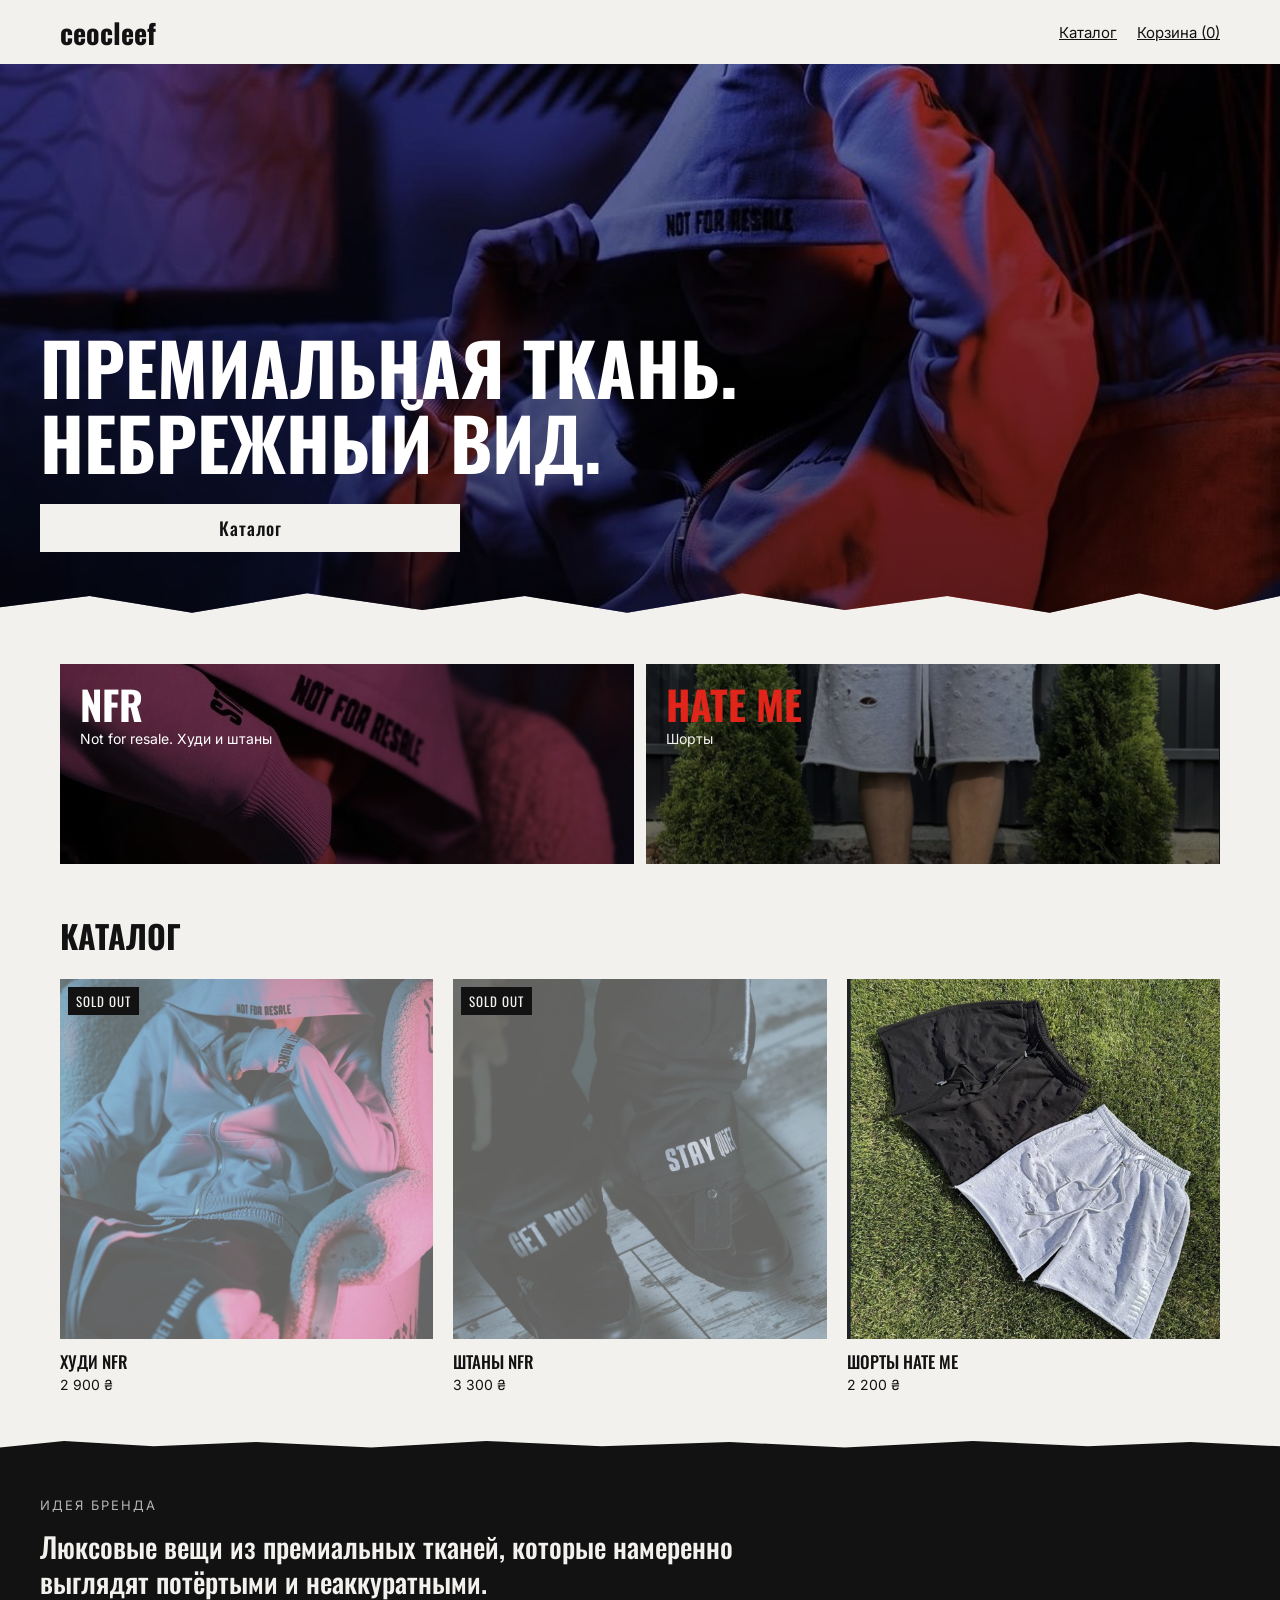
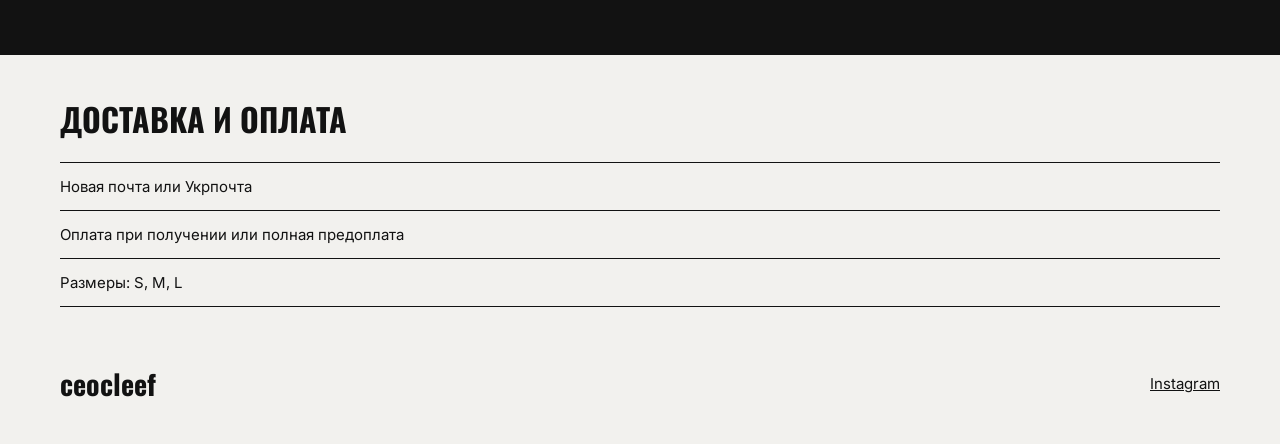
<file: index.html>
<!doctype html><html lang="ru"><head><title>ceocleef</title><meta charset="utf-8"><meta name="viewport" content="width=device-width,initial-scale=1"><link rel="preconnect" href="https://fonts.googleapis.com"><link href="https://fonts.googleapis.com/css2?family=Oswald:wght@500;700&family=Inter:wght@400;500;600&display=swap" rel="stylesheet"><link rel="stylesheet" href="style.css"></head><body>
<header><a class="logo" href="index.html">ceocleef</a><nav><a href="catalog.html">Каталог</a><a href="cart.html">Корзина (<span id="cart-count">0</span>)</a></nav></header>
<section class="hero"><div class="hero-in"><h1>Премиальная ткань.<br>Небрежный вид.</h1>
<div class="hero-btns"><a class="btn" href="catalog.html">Каталог</a></div></div></section>
<section class="tiles">
<a class="tile nfr" href="catalog.html?c=NFR"><b>NFR</b><span>Not for resale. Худи и штаны</span></a>
<a class="tile hm" href="catalog.html?c=HATE%20ME"><b>HATE ME</b><span>Шорты</span></a>
</section>
<section class="block"><h2>Каталог</h2><div class="grid" id="grid"></div></section>
<section class="idea"><div class="idea-in"><div class="eyebrow">Идея бренда</div>
<p>Люксовые вещи из премиальных тканей, которые намеренно выглядят потёртыми и неаккуратными.</p></div></section>
<section class="block"><h2>Доставка и оплата</h2>
<div class="row">Новая почта или Укрпочта</div><div class="row">Оплата при получении или полная предоплата</div><div class="row">Размеры: S, M, L</div></section>
<footer><span class="logo">ceocleef</span><a href="#">Instagram</a></footer>
<script src="data.js"></script><script src="app.js"></script><script>renderGrid(document.getElementById("grid"))</script>
</body></html>
</file>
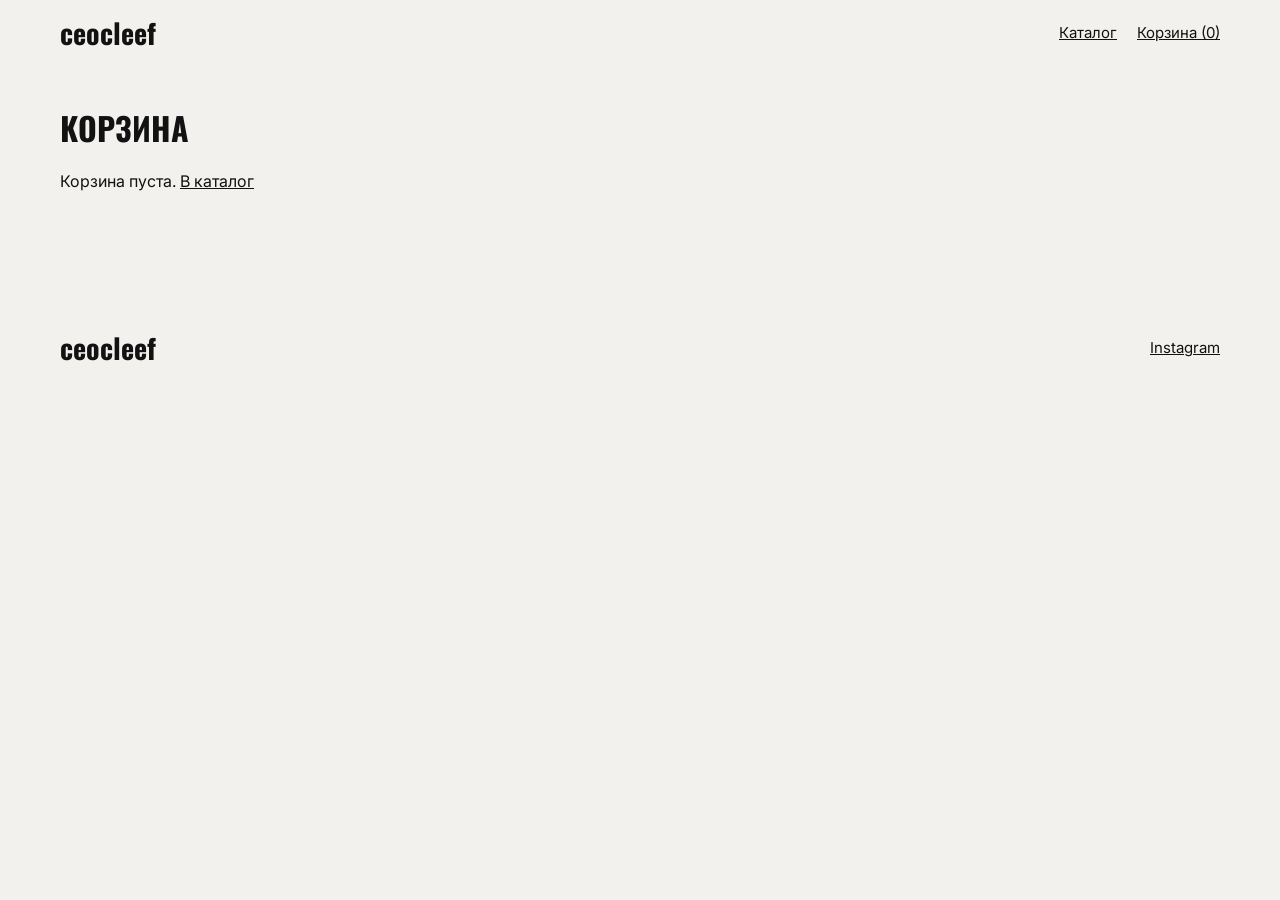
<file: cart.html>
<!doctype html><html lang="ru"><head><title>Корзина — ceocleef</title><meta charset="utf-8"><meta name="viewport" content="width=device-width,initial-scale=1"><link rel="preconnect" href="https://fonts.googleapis.com"><link href="https://fonts.googleapis.com/css2?family=Oswald:wght@500;700&family=Inter:wght@400;500;600&display=swap" rel="stylesheet"><link rel="stylesheet" href="style.css"></head><body>
<header><a class="logo" href="index.html">ceocleef</a><nav><a href="catalog.html">Каталог</a><a href="cart.html">Корзина (<span id="cart-count">0</span>)</a></nav></header>
<section class="block"><h2>Корзина</h2><div id="cart"></div></section>
<section class="block" id="checkout" hidden><h2>Оформление</h2>
<form id="order-form">
<label>ФИО получателя<input type="text" name="name" required autocomplete="name"></label>
<label>Телефон<input type="tel" name="phone" required pattern="[0-9+()\s-]{10,}" placeholder="+380..." autocomplete="tel"></label>
<fieldset><legend>Доставка</legend>
<label><input type="radio" name="delivery" value="Новая почта" checked> Новая почта</label>
<label><input type="radio" name="delivery" value="Укрпочта"> Укрпочта</label></fieldset>
<label>Город<input type="text" name="city" required autocomplete="address-level2"></label>
<label>Номер отделения или индекс<input type="text" name="branch" required></label>
<fieldset><legend>Оплата</legend>
<label><input type="radio" name="payment" value="При получении" checked> При получении (наложенный платёж)</label>
<label><input type="radio" name="payment" value="Полная предоплата" disabled> Полная предоплата (онлайн-оплата подключается позже)</label>
<div class="chips"><span>Карты любых банков: скоро</span><span>Apple Pay: скоро</span><span>Google Pay: скоро</span></div></fieldset>
<label>Комментарий (необязательно)<textarea name="comment" rows="3"></textarea></label>
<input type="text" name="website" tabindex="-1" autocomplete="off" aria-hidden="true" style="position:absolute;left:-9999px">
<button class="btn" type="submit">Оформить заказ</button>
</form>
</section>
<section class="block"><div class="notice" id="result" hidden><b id="result-title"></b><p id="result-text" style="margin:8px 0 0;font-size:15px"></p></div></section>
<footer><span class="logo">ceocleef</span><a href="#">Instagram</a></footer>
<script src="data.js"></script><script src="app.js"></script><script>initCart()</script>
</body></html>
</file>
<file: style.css>
:root{--bg:#F2F1EE;--ink:#121212;--grey:#8E8E8C;--red:#E1251B;--ph:#DAD9D5}
*{box-sizing:border-box}
body{margin:0;background:var(--bg);color:var(--ink);font-family:'Inter',sans-serif}
a{color:inherit;text-decoration:none}
h1,h2,.logo,.card-name,.btn,.tile b{font-family:'Oswald',sans-serif}
.wrap{max-width:1200px;margin:0 auto;padding:0 20px}
header{height:64px;display:flex;align-items:center;justify-content:space-between;max-width:1200px;margin:0 auto;padding:0 20px}
.logo{font-weight:700;font-size:28px}
nav a{font-size:15px;margin-left:20px;text-decoration:underline}
.hero{position:relative;min-height:560px;background:linear-gradient(rgba(0,0,0,.35),rgba(0,0,0,.6)),#1B1B1B url(hero.jpg) center 30%/cover;color:#fff;display:flex;align-items:flex-end;padding:24px 24px 72px;clip-path:polygon(0 0,100% 0,100% 95%,95% 97.5%,89% 94.5%,82% 98%,74% 95%,66% 97.5%,58% 94.5%,49% 98%,41% 95%,33% 97.5%,24% 94.5%,15% 98%,7% 95%,0 97%)}
.hero .ph-note{position:absolute;inset:20px;border:1px dashed #6b6b69;padding-top:16px;text-align:center;font-size:13px;color:#B5B5B3}
.hero-in{position:relative;max-width:1200px;width:100%;margin:0 auto}
.hero h1{margin:0;font-size:44px;line-height:1.05;text-transform:uppercase;font-weight:700}
.hero-btns{display:flex;gap:12px;margin-top:24px;max-width:420px}
.btn,.btn-o{flex:1;height:48px;display:flex;align-items:center;justify-content:center;font-weight:500;font-size:18px;letter-spacing:1px;border:1px solid var(--ink);background:var(--ink);color:var(--bg);cursor:pointer}
.hero .btn{background:var(--bg);color:var(--ink);border-color:var(--bg)}
.btn-o{background:none;color:var(--bg);border-color:var(--bg);font-family:'Oswald',sans-serif}
.btn:disabled{opacity:.5;cursor:not-allowed;width:100%;flex:none}
.tiles{display:grid;gap:12px;padding:40px 20px 8px;max-width:1200px;margin:0 auto}
.tile{display:block;height:200px;padding:20px;position:relative}
.tile b{display:block;font-size:40px;line-height:1}
.tile span{font-size:14px;display:block;margin-top:6px}
.tile.nfr{background:linear-gradient(rgba(0,0,0,.45),rgba(0,0,0,.55)),#8E8E8C url(hoodie-2.jpg) center/cover;color:#fff}
.tile.hm{background:linear-gradient(rgba(0,0,0,.45),rgba(0,0,0,.6)),#121212 url(shorts-2.jpg) center 60%/cover;color:var(--bg)}
.tile.hm b{color:var(--red)}
section.block{padding:40px 20px 24px;max-width:1200px;margin:0 auto}
h2{margin:0 0 20px;font-size:32px;text-transform:uppercase;font-weight:700}
.grid{display:grid;grid-template-columns:1fr 1fr;gap:24px 12px}
.ph{height:220px;background:var(--ph);display:flex;align-items:center;justify-content:center;font-size:13px;color:#4a4a48}
.card-name{margin-top:10px;font-weight:500;font-size:17px;text-transform:uppercase}
.card-price{font-size:14px;margin-top:2px}
.idea{margin-top:24px;background:var(--ink);color:var(--bg);padding:56px 24px;clip-path:polygon(0 3%,5% 0,12% 2.5%,20% 0.5%,29% 3%,38% 0,47% 2.5%,57% 0.5%,66% 3%,76% 0,85% 2.5%,93% 0.5%,100% 2.5%,100% 100%,0 100%)}
.idea-in{max-width:1200px;margin:0 auto}
.eyebrow{font-size:13px;letter-spacing:2px;text-transform:uppercase;color:#5A5A58;margin:16px 0 8px}
.idea .eyebrow{color:#B5B5B3;margin:0}
.idea p{margin:16px 0 0;font-family:'Oswald',sans-serif;font-weight:500;font-size:28px;line-height:1.25;max-width:800px}
.row{border-top:1px solid var(--ink);padding:14px 0;font-size:15px}
.row:last-child{border-bottom:1px solid var(--ink)}
footer{max-width:1200px;margin:0 auto;padding:32px 20px 40px;display:flex;justify-content:space-between;align-items:center}
footer a{text-decoration:underline;font-size:15px}
.product{display:grid;gap:24px;max-width:1200px;margin:0 auto;padding:16px 20px 48px}
.ph.tall{height:420px}
.h1{margin:0;font-size:36px;text-transform:uppercase}
.price{font-size:22px;margin:8px 0 8px}
.sizes{display:flex;gap:8px;margin-bottom:20px}
.size{min-width:56px;height:48px;border:1px solid var(--ink);background:none;font:inherit;cursor:pointer}
.size[aria-pressed="true"]{background:var(--ink);color:var(--bg)}
.desc{margin-top:20px;font-size:15px;line-height:1.5}
@media(min-width:900px){
  .tiles{grid-template-columns:1fr 1fr}.grid{grid-template-columns:repeat(3,1fr);gap:32px 20px}
  .ph{height:360px}.ph.tall{height:560px}.hero h1{font-size:72px}.product{grid-template-columns:1fr 1fr;gap:48px}
}

.ph{overflow:hidden}.ph img{width:100%;height:100%;object-fit:cover;display:block}
.thumbs{display:flex;gap:8px;margin-top:8px}
.thumb{width:64px;height:64px;padding:0;border:1px solid var(--ink);background:none;cursor:pointer;overflow:hidden}
.thumb img{width:100%;height:100%;object-fit:cover;display:block}

nav a{white-space:nowrap}
.cart-row{display:grid;grid-template-columns:88px 1fr;gap:16px;padding:16px 0;border-top:1px solid var(--ink)}
.cart-img{width:88px;height:110px;overflow:hidden;background:var(--ph)}.cart-img img{width:100%;height:100%;object-fit:cover}
.qty{display:flex;align-items:center;gap:12px;margin-top:10px}
.qty button{min-width:44px;height:44px;border:1px solid var(--ink);background:none;font:inherit;cursor:pointer}
.qty .del{border:0;text-decoration:underline;font-size:14px}
.total{border-top:1px solid var(--ink);padding:16px 0;font-family:'Oswald',sans-serif;font-size:26px}
form{display:grid;gap:16px;max-width:560px;margin-top:8px}
label{display:grid;gap:6px;font-size:14px}
input[type=text],input[type=tel],textarea{font:inherit;font-size:16px;padding:12px;border:1px solid var(--ink);background:#fff;border-radius:0}
fieldset{border:1px solid var(--ink);padding:12px 16px;margin:0;display:grid;gap:10px}
legend{font-size:13px;letter-spacing:2px;text-transform:uppercase;color:#5A5A58;padding:0 6px}
fieldset label{display:flex;align-items:center;gap:10px;font-size:15px}
.chips{display:flex;gap:8px;flex-wrap:wrap}.chips span{border:1px dashed #5A5A58;padding:8px 12px;font-size:13px;color:#5A5A58}
.notice{border:2px solid var(--red);padding:16px;margin-top:24px;max-width:560px}
.notice b{color:var(--red);font-family:'Oswald',sans-serif;font-size:20px}
.notice pre{white-space:pre-wrap;font:inherit;font-size:14px;margin:12px 0 0}
form .btn{width:100%;flex:none}

.notice.ok{border-color:var(--ink)}.notice.ok b{color:var(--ink)}
.ph{position:relative}
.badge{position:absolute;top:8px;left:8px;z-index:1;background:var(--ink);color:var(--bg);font-family:'Oswald',sans-serif;font-size:13px;letter-spacing:1px;padding:4px 8px}
.card.sold img{opacity:.55}
</file>
